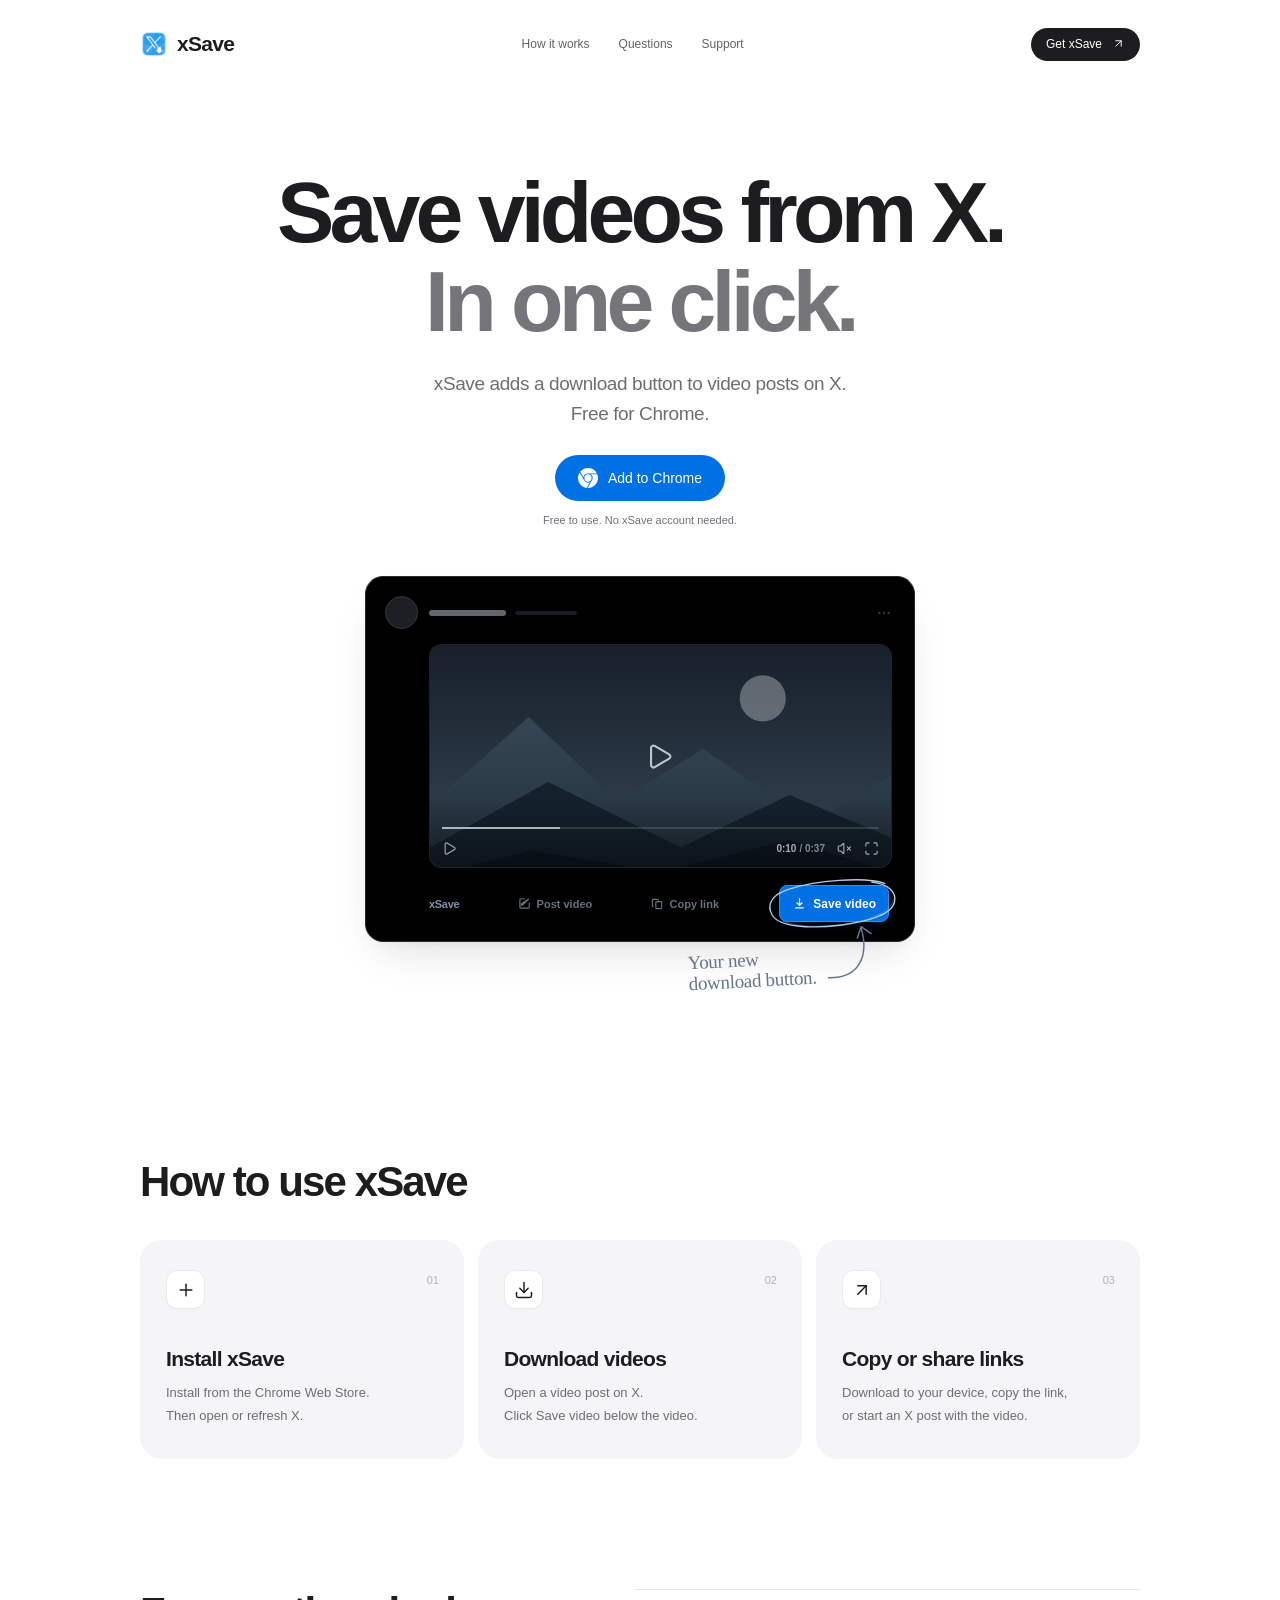
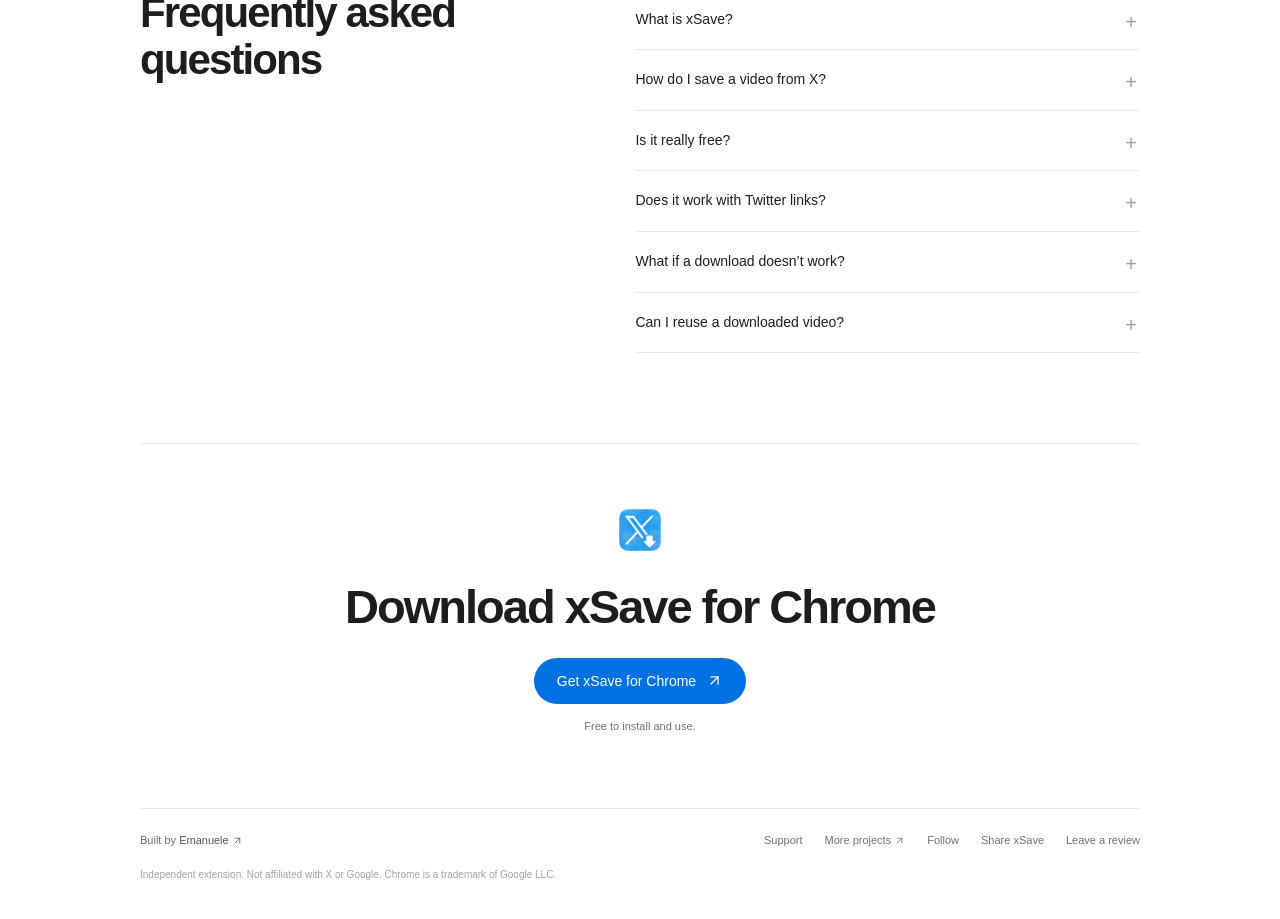
<file: xsave/index.html>
<!doctype html>
<html lang="en">
  <head>
    <meta charset="utf-8">
    <meta name="viewport" content="width=device-width, initial-scale=1">
    <title>
      xSave — Free X (Twitter) Video Downloader for Chrome
    </title>
    <meta name="description" content="Save X (Twitter) videos directly from your feed. xSave adds a Save video button to posts in Chrome. Free to use. No copying links into downloader websites.">
    <meta name="theme-color" content="#f7f8fa">
    <meta name="robots" content="index, follow, max-image-preview:large">
    <link rel="canonical" href="https://emanuele.click/xsave/">
    <link rel="icon" type="image/png" href="./assets/icon.png">
    <link rel="stylesheet" href="./styles.css">
    <meta property="og:type" content="website">
    <meta property="og:site_name" content="xSave">
    <meta property="og:locale" content="en_US">
    <meta property="og:title" content="Save videos from X. In one click. — xSave">
    <meta property="og:description" content="Save X (Twitter) videos in one click, right from your feed. A free Chrome extension by Emanuele.">
    <meta property="og:url" content="https://emanuele.click/xsave/">
    <meta property="og:image" content="https://emanuele.click/xsave/assets/og-card.png">
    <meta property="og:image:secure_url" content="https://emanuele.click/xsave/assets/og-card.png">
    <meta property="og:image:type" content="image/png">
    <meta property="og:image:width" content="1200">
    <meta property="og:image:height" content="630">
    <meta property="og:image:alt" content="xSave. Save videos from X. In one click. Free X and Twitter video downloader for Chrome.">
    <meta name="twitter:card" content="summary_large_image">
    <meta name="twitter:site" content="@emanuele_click">
    <meta name="twitter:creator" content="@emanuele_click">
    <meta name="twitter:title" content="Save videos from X. In one click. — xSave">
    <meta name="twitter:description" content="Save X (Twitter) videos in one click, right from your feed. Free for Chrome.">
    <meta name="twitter:image" content="https://emanuele.click/xsave/assets/og-card.png">
    <meta name="twitter:image:alt" content="xSave — Save videos from X. In one click. Free for Chrome.">
    <script type="application/ld+json">
      {
        "@context": "https://schema.org",
        "@type": "SoftwareApplication",
        "name": "xSave",
        "applicationCategory": "BrowserApplication",
        "operatingSystem": "Chrome",
        "url": "https://emanuele.click/xsave/",
        "image": "https://emanuele.click/xsave/assets/og-card.png",
        "description": "A free Chrome extension that adds video saving, post video, and copy link actions directly to X (Twitter) video posts.",
        "downloadUrl": "https://chromewebstore.google.com/detail/xsave-the-best-x-twitter/pganahabinjednijhmidfhdhghfdjjia",
        "offers": {
          "@type": "Offer",
          "price": "0",
          "priceCurrency": "USD"
        },
        "author": {
          "@type": "Person",
          "name": "Emanuele",
          "url": "https://emanuele.click/"
        }
      }
    </script>
  </head>
  <body>
    <a class="skip" href="#main">
      Skip to content
    </a>
    <header class="wrap">
      <nav aria-label="Main navigation">
        <a class="brand" href="./" aria-label="xSave home">
          <img src="./assets/icon.png" width="28" height="28" alt="">
          xSave
        </a>
        <div class="nav-links">
          <a href="#how">
            How it works
          </a>
          <a href="#questions">
            Questions
          </a>
          <a href="./support/">
            Support
          </a>
        </div>
        <a class="button small" href="https://chromewebstore.google.com/detail/xsave-the-best-x-twitter/pganahabinjednijhmidfhdhghfdjjia">
          Get xSave
          <span aria-hidden="true">
            <svg class="ui-icon " width="18" height="18" aria-hidden="true" focusable="false">
              <use href="./assets/icons/sprite.svg#arrow-up-right">
              </use>
            </svg>
          </span>
        </a>
      </nav>
    </header>
    <main id="main">
      <section class="hero wrap">
        <h1>
          Save videos from X.
          <br>
          <span>
            In one click.
          </span>
        </h1>
        <p class="lead">
          xSave adds a download button to video posts on X.
          <br class="desktop-break">
          Free for Chrome.
        </p>
        <a class="button primary" href="https://chromewebstore.google.com/detail/xsave-the-best-x-twitter/pganahabinjednijhmidfhdhghfdjjia">
          <svg class="ui-icon chrome-icon" width="18" height="18" aria-hidden="true" focusable="false">
            <use href="./assets/icons/sprite.svg#google-chrome">
            </use>
          </svg>
          Add to Chrome
        </a>
        <p class="cta-note">
          Free to use. No xSave account needed.
        </p>
        <figure class="post-illustration" aria-label="Static illustration of an X video post in dark mode. xSave adds Post video, Copy link, and Save video controls immediately below the video.">
          <div class="post-preview" aria-hidden="true">
            <div class="preview-grid">
              <div class="preview-avatar">
              </div>
              <div class="preview-body">
                <div class="preview-author">
                  <span class="placeholder name-placeholder">
                  </span>
                  <span class="placeholder handle-placeholder">
                  </span>
                  <span class="preview-dots">
                    <svg class="ui-icon " width="18" height="18" aria-hidden="true" focusable="false">
                      <use href="./assets/icons/sprite.svg#ellipsis">
                      </use>
                    </svg>
                  </span>
                </div>
                <div class="preview-video">
                  <svg class="preview-landscape" viewBox="0 0 640 360" preserveAspectRatio="xMidYMid slice" aria-hidden="true">
                    <defs>
                      <linearGradient id="preview-sky" x2="0" y2="1">
                        <stop stop-color="#141c27"/>
                        <stop offset="1" stop-color="#394957"/>
                      </linearGradient>
                      <linearGradient id="preview-ridge" x2="0" y2="1">
                        <stop stop-color="#354654"/>
                        <stop offset="1" stop-color="#202c38"/>
                      </linearGradient>
                    </defs>
                    <path fill="url(#preview-sky)" d="M0 0h640v360H0z"/>
                    <circle cx="462" cy="100" r="32" fill="#c5ced0" opacity=".4"/>
                    <path d="M0 248 137 126 261 244 379 170 530 274 640 206V360H0Z" fill="url(#preview-ridge)"/>
                    <path d="m0 307 164-91 184 91 151-73 141 59v67H0Z" fill="#14212c"/>
                    <path d="m0 347 141-36 177 30 181-44 141 44v19H0Z" fill="#0d1721"/>
                  </svg>
                  <span class="preview-play">
                    <svg class="ui-icon " width="18" height="18" aria-hidden="true" focusable="false">
                      <use href="./assets/icons/sprite.svg#play">
                      </use>
                    </svg>
                  </span>
                  <div class="preview-player-controls">
                    <div class="preview-progress">
                      <span>
                      </span>
                    </div>
                    <div class="preview-player-toolbar">
                      <span class="preview-control-play">
                        <svg class="ui-icon " width="18" height="18" aria-hidden="true" focusable="false">
                          <use href="./assets/icons/sprite.svg#play">
                          </use>
                        </svg>
                      </span>
                      <span class="preview-time">
                        0:10
                        <span>
                          / 0:37
                        </span>
                      </span>
                      <span>
                        <svg class="ui-icon " width="18" height="18" aria-hidden="true" focusable="false">
                          <use href="./assets/icons/sprite.svg#volume-x">
                          </use>
                        </svg>
                      </span>
                      <span>
                        <svg class="ui-icon " width="18" height="18" aria-hidden="true" focusable="false">
                          <use href="./assets/icons/sprite.svg#maximize">
                          </use>
                        </svg>
                      </span>
                    </div>
                  </div>
                </div>
                <div class="preview-xsave">
                  <span class="preview-wordmark">
                    xSave
                  </span>
                  <span>
                    <svg viewBox="0 0 24 24" fill="currentColor">
                      <path d="M4 4.5A2.5 2.5 0 0 1 6.5 2h7a1 1 0 1 1 0 2h-7a.5.5 0 0 0-.5.5v13a.5.5 0 0 0 .5.5h13a.5.5 0 0 0 .5-.5v-7a1 1 0 1 1 2 0v7A2.5 2.5 0 0 1 19.5 20h-13A2.5 2.5 0 0 1 4 17.5zm15.21-1.71a1 1 0 0 1 1.42 1.42l-9.5 9.5a1 1 0 0 1-.44.25l-3 1a1 1 0 0 1-1.26-1.26l1-3a1 1 0 0 1 .25-.44z"/>
                    </svg>
                    Post video
                  </span>
                  <span>
                    <svg viewBox="0 0 24 24" fill="currentColor">
                      <path d="M9 9.5A2.5 2.5 0 0 1 11.5 7h7A2.5 2.5 0 0 1 21 9.5v9a2.5 2.5 0 0 1-2.5 2.5h-7A2.5 2.5 0 0 1 9 18.5zm2.5-.5a.5.5 0 0 0-.5.5v9a.5.5 0 0 0 .5.5h7a.5.5 0 0 0 .5-.5v-9a.5.5 0 0 0-.5-.5zM3 5.5A2.5 2.5 0 0 1 5.5 3h7A2.5 2.5 0 0 1 15 5.5a1 1 0 1 1-2 0 .5.5 0 0 0-.5-.5h-7a.5.5 0 0 0-.5.5v9a.5.5 0 0 0 .5.5 1 1 0 1 1 0 2A2.5 2.5 0 0 1 3 14.5z"/>
                    </svg>
                    Copy link
                  </span>
                  <span class="preview-save">
                    <svg viewBox="0 0 24 24" fill="currentColor">
                      <path d="M12 3a1 1 0 0 1 1 1v8.59l2.3-2.3a1 1 0 1 1 1.4 1.42l-4 4a1 1 0 0 1-1.4 0l-4-4a1 1 0 1 1 1.4-1.42l2.3 2.3V4a1 1 0 0 1 1-1M5 19a1 1 0 0 1 1-1h12a1 1 0 1 1 0 2H6a1 1 0 0 1-1-1"/>
                    </svg>
                    Save video
                    <svg class="save-pencil-ring" viewBox="0 0 170 64" fill="none" aria-hidden="true">
                      <path d="M151 12C127 1 65 1 31 9 9 14 2 26 8 39c7 16 46 21 83 20 35-1 66-8 70-23 4-12-6-23-26-27"/>
                      <path class="pencil-return" d="M21 48c24 13 85 15 119 2 12-5 19-11 20-17"/>
                    </svg>
                  </span>
                </div>
              </div>
            </div>
          </div>
          <figcaption class="download-note">
            <svg class="download-note-arrow" viewBox="0 0 95 82" fill="none" aria-hidden="true">
              <path d="M8 74c40 3 57-24 48-65m-6 13 6-15 13 10"/>
            </svg>
            <span>
              Your new
              <br>
              download button.
            </span>
          </figcaption>
        </figure>
      </section>
      <section id="how" class="section wrap">
        <h2>
          How to use xSave
        </h2>
        <div class="feature-grid">
          <article class="feature">
            <span class="feature-icon" aria-hidden="true">
              <svg class="ui-icon " width="18" height="18" aria-hidden="true" focusable="false">
                <use href="./assets/icons/sprite.svg#plus">
                </use>
              </svg>
            </span>
            <h3>
              Install xSave
            </h3>
            <p>
              Install from the Chrome Web Store.
              <br>
              Then open or refresh X.
            </p>
            <span class="feature-index">
              01
            </span>
          </article>
          <article class="feature">
            <span class="feature-icon" aria-hidden="true">
              <svg class="ui-icon " width="18" height="18" aria-hidden="true" focusable="false">
                <use href="./assets/icons/sprite.svg#download">
                </use>
              </svg>
            </span>
            <h3>
              Download videos
            </h3>
            <p>
              Open a video post on X.
              <br>
              Click Save video below the video.
            </p>
            <span class="feature-index">
              02
            </span>
          </article>
          <article class="feature">
            <span class="feature-icon" aria-hidden="true">
              <svg class="ui-icon " width="18" height="18" aria-hidden="true" focusable="false">
                <use href="./assets/icons/sprite.svg#arrow-up-right">
                </use>
              </svg>
            </span>
            <h3>
              Copy or share links
            </h3>
            <p>
              Download to your device, copy the link,
              <br>
              or start an X post with the video.
            </p>
            <span class="feature-index">
              03
            </span>
          </article>
        </div>
      </section>
      <section id="questions" class="faq section wrap">
        <h2>
          Frequently asked questions
        </h2>
        <div class="questions">
          <details>
            <summary>
              What is xSave?
            </summary>
            <p>
              xSave is a free Chrome extension for downloading videos from X (formerly Twitter). It adds Save video, Copy link, and Post video actions directly to supported video posts.
            </p>
          </details>
          <details>
            <summary>
              How do I save a video from X?
            </summary>
            <p>
              Add xSave to Chrome, open or refresh x.com, and find a video post. Click Save video in the xSave controls. For a quoted video or full-screen player, use Open post to save video first.
            </p>
          </details>
          <details>
            <summary>
              Is it really free?
            </summary>
            <p>
              Yes. xSave is free to install and use. You don’t need to create an xSave account or visit an ad-filled downloader website.
            </p>
          </details>
          <details>
            <summary>
              Does it work with Twitter links?
            </summary>
            <p>
              Yes. xSave supports x.com and twitter.com. Open the video’s post in Chrome with the extension enabled.
            </p>
          </details>
          <details>
            <summary>
              What if a download doesn’t work?
            </summary>
            <p>
              Refresh X, open the original post, and make sure xSave is enabled and up to date. Some videos may not be accessible. If you need a hand, visit
              <a href="./support/">
                xSave support
              </a>
              for troubleshooting and contact details.
            </p>
          </details>
          <details>
            <summary>
              Can I reuse a downloaded video?
            </summary>
            <p>
              Downloading doesn’t transfer ownership. Respect the creator’s rights, get permission when needed, and follow the platform’s terms when sharing someone else’s work.
            </p>
          </details>
        </div>
      </section>
      <section class="final-cta wrap">
        <img src="./assets/icon.png" width="52" height="52" alt="" loading="lazy">
        <h2>
          Download xSave for Chrome
        </h2>
        <a class="button primary" href="https://chromewebstore.google.com/detail/xsave-the-best-x-twitter/pganahabinjednijhmidfhdhghfdjjia">
          Get xSave for Chrome
          <span aria-hidden="true">
            <svg class="ui-icon " width="18" height="18" aria-hidden="true" focusable="false">
              <use href="./assets/icons/sprite.svg#arrow-up-right">
              </use>
            </svg>
          </span>
        </a>
        <p>
          Free to install and use.
        </p>
      </section>
    </main>
    <footer class="wrap">
      <div class="footer-main">
        <span>
          Built by
          <a href="https://emanuele.click/">
            Emanuele
            <svg class="ui-icon " width="18" height="18" aria-hidden="true" focusable="false">
              <use href="./assets/icons/sprite.svg#arrow-up-right">
              </use>
            </svg>
          </a>
        </span>
        <div class="footer-links">
          <a href="./support/">
            Support
          </a>
          <a href="https://emanuele.click/#projects">
            More projects
            <svg class="ui-icon " width="18" height="18" aria-hidden="true" focusable="false">
              <use href="./assets/icons/sprite.svg#arrow-up-right">
              </use>
            </svg>
          </a>
          <a href="https://x.com/emanuele_click">
            Follow
          </a>
          <button type="button" id="share">
            Share xSave
          </button>
          <a href="https://chromewebstore.google.com/detail/xsave-the-best-x-twitter/pganahabinjednijhmidfhdhghfdjjia/reviews">
            Leave a review
          </a>
        </div>
      </div>
      <p class="disclaimer">
        Independent extension. Not affiliated with X or Google. Chrome is a trademark of Google LLC.
      </p>
      <span id="share-status" role="status">
      </span>
    </footer>
    <script src="./script.js" defer></script>
  </body>
</html>
</file>
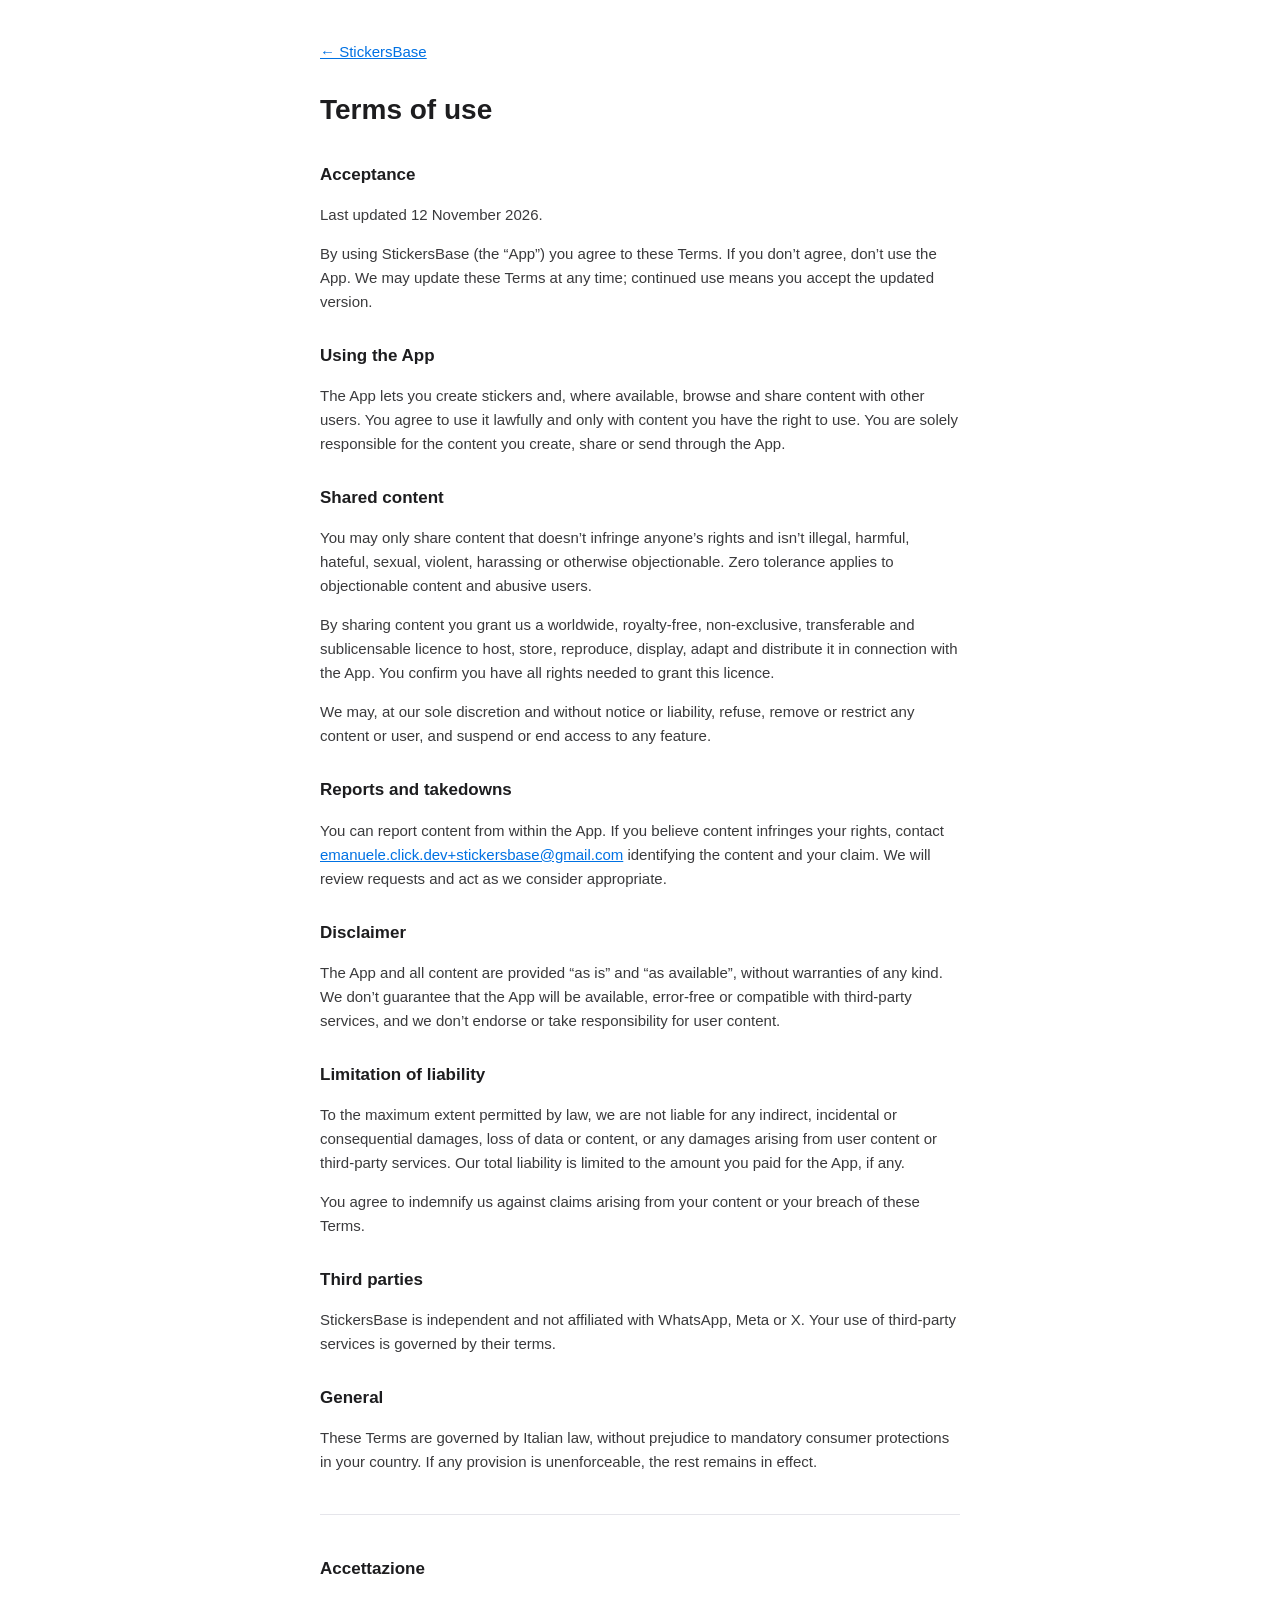
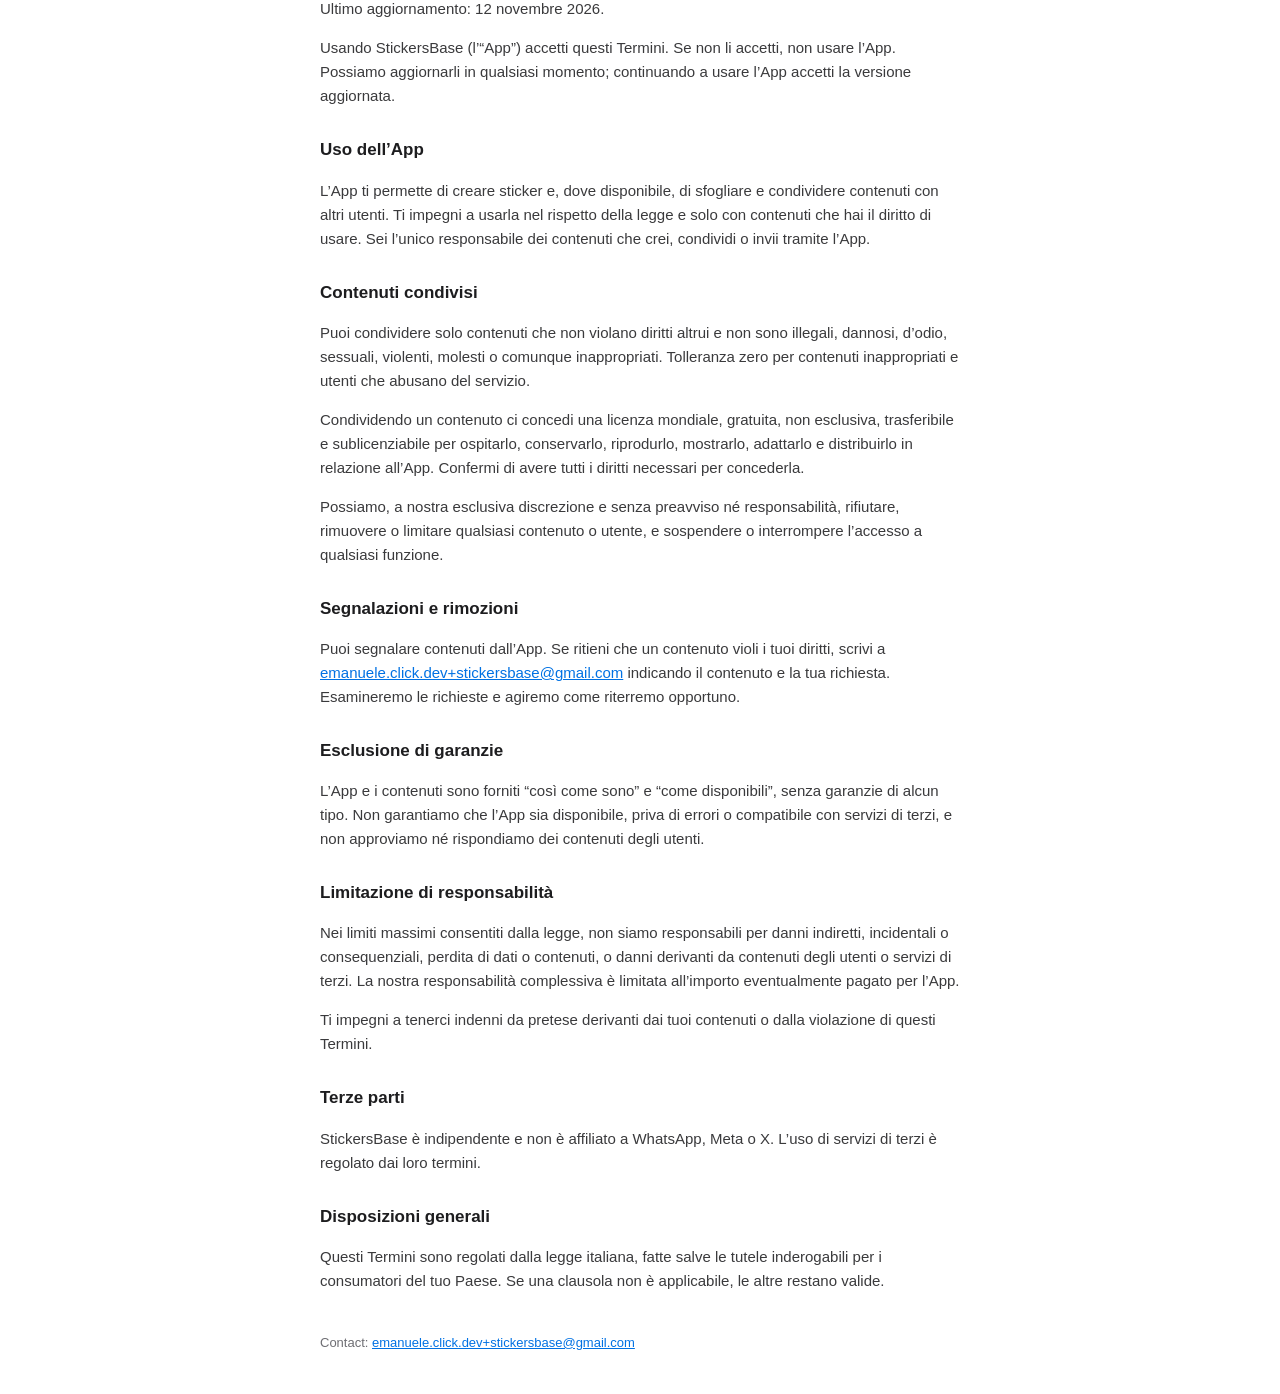
<file: stickersbase/community/index.html>
<!doctype html>
<html lang="en">
<head>
<meta charset="utf-8">
<meta name="viewport" content="width=device-width, initial-scale=1">
<title>StickersBase — Terms of Use</title>
<meta name="description" content="Terms of use for StickersBase.">
<link rel="icon" type="image/png" href="/stickersbase/assets/icon.png">
<link rel="stylesheet" href="/stickersbase/legal.css">
</head>
<body>
<p><a href="/stickersbase/">← StickersBase</a></p>
<h1>Terms of use</h1>

<h2>Acceptance</h2>
<p>Last updated 12 November 2026.</p><p>By using StickersBase (the “App”) you agree to these Terms. If you don’t agree, don’t use the App. We may update these Terms at any time; continued use means you accept the updated version.</p>
<h2>Using the App</h2>
<p>The App lets you create stickers and, where available, browse and share content with other users. You agree to use it lawfully and only with content you have the right to use. You are solely responsible for the content you create, share or send through the App.</p>
<h2>Shared content</h2>
<p>You may only share content that doesn’t infringe anyone’s rights and isn’t illegal, harmful, hateful, sexual, violent, harassing or otherwise objectionable. Zero tolerance applies to objectionable content and abusive users.</p><p>By sharing content you grant us a worldwide, royalty-free, non-exclusive, transferable and sublicensable licence to host, store, reproduce, display, adapt and distribute it in connection with the App. You confirm you have all rights needed to grant this licence.</p><p>We may, at our sole discretion and without notice or liability, refuse, remove or restrict any content or user, and suspend or end access to any feature.</p>
<h2>Reports and takedowns</h2>
<p>You can report content from within the App. If you believe content infringes your rights, contact <a href="mailto:emanuele.click.dev+stickersbase@gmail.com">emanuele.click.dev+stickersbase@gmail.com</a> identifying the content and your claim. We will review requests and act as we consider appropriate.</p>
<h2>Disclaimer</h2>
<p>The App and all content are provided “as is” and “as available”, without warranties of any kind. We don’t guarantee that the App will be available, error-free or compatible with third-party services, and we don’t endorse or take responsibility for user content.</p>
<h2>Limitation of liability</h2>
<p>To the maximum extent permitted by law, we are not liable for any indirect, incidental or consequential damages, loss of data or content, or any damages arising from user content or third-party services. Our total liability is limited to the amount you paid for the App, if any.</p><p>You agree to indemnify us against claims arising from your content or your breach of these Terms.</p>
<h2>Third parties</h2>
<p>StickersBase is independent and not affiliated with WhatsApp, Meta or X. Your use of third-party services is governed by their terms.</p>
<h2>General</h2>
<p>These Terms are governed by Italian law, without prejudice to mandatory consumer protections in your country. If any provision is unenforceable, the rest remains in effect.</p>
<hr>
<h2>Accettazione</h2>
<p>Ultimo aggiornamento: 12 novembre 2026.</p><p>Usando StickersBase (l’“App”) accetti questi Termini. Se non li accetti, non usare l’App. Possiamo aggiornarli in qualsiasi momento; continuando a usare l’App accetti la versione aggiornata.</p>
<h2>Uso dell’App</h2>
<p>L’App ti permette di creare sticker e, dove disponibile, di sfogliare e condividere contenuti con altri utenti. Ti impegni a usarla nel rispetto della legge e solo con contenuti che hai il diritto di usare. Sei l’unico responsabile dei contenuti che crei, condividi o invii tramite l’App.</p>
<h2>Contenuti condivisi</h2>
<p>Puoi condividere solo contenuti che non violano diritti altrui e non sono illegali, dannosi, d’odio, sessuali, violenti, molesti o comunque inappropriati. Tolleranza zero per contenuti inappropriati e utenti che abusano del servizio.</p><p>Condividendo un contenuto ci concedi una licenza mondiale, gratuita, non esclusiva, trasferibile e sublicenziabile per ospitarlo, conservarlo, riprodurlo, mostrarlo, adattarlo e distribuirlo in relazione all’App. Confermi di avere tutti i diritti necessari per concederla.</p><p>Possiamo, a nostra esclusiva discrezione e senza preavviso né responsabilità, rifiutare, rimuovere o limitare qualsiasi contenuto o utente, e sospendere o interrompere l’accesso a qualsiasi funzione.</p>
<h2>Segnalazioni e rimozioni</h2>
<p>Puoi segnalare contenuti dall’App. Se ritieni che un contenuto violi i tuoi diritti, scrivi a <a href="mailto:emanuele.click.dev+stickersbase@gmail.com">emanuele.click.dev+stickersbase@gmail.com</a> indicando il contenuto e la tua richiesta. Esamineremo le richieste e agiremo come riterremo opportuno.</p>
<h2>Esclusione di garanzie</h2>
<p>L’App e i contenuti sono forniti “così come sono” e “come disponibili”, senza garanzie di alcun tipo. Non garantiamo che l’App sia disponibile, priva di errori o compatibile con servizi di terzi, e non approviamo né rispondiamo dei contenuti degli utenti.</p>
<h2>Limitazione di responsabilità</h2>
<p>Nei limiti massimi consentiti dalla legge, non siamo responsabili per danni indiretti, incidentali o consequenziali, perdita di dati o contenuti, o danni derivanti da contenuti degli utenti o servizi di terzi. La nostra responsabilità complessiva è limitata all’importo eventualmente pagato per l’App.</p><p>Ti impegni a tenerci indenni da pretese derivanti dai tuoi contenuti o dalla violazione di questi Termini.</p>
<h2>Terze parti</h2>
<p>StickersBase è indipendente e non è affiliato a WhatsApp, Meta o X. L’uso di servizi di terzi è regolato dai loro termini.</p>
<h2>Disposizioni generali</h2>
<p>Questi Termini sono regolati dalla legge italiana, fatte salve le tutele inderogabili per i consumatori del tuo Paese. Se una clausola non è applicabile, le altre restano valide.</p>
<p class="contact">Contact: <a href="mailto:emanuele.click.dev+stickersbase@gmail.com">emanuele.click.dev+stickersbase@gmail.com</a></p>
</body>
</html>
</file>
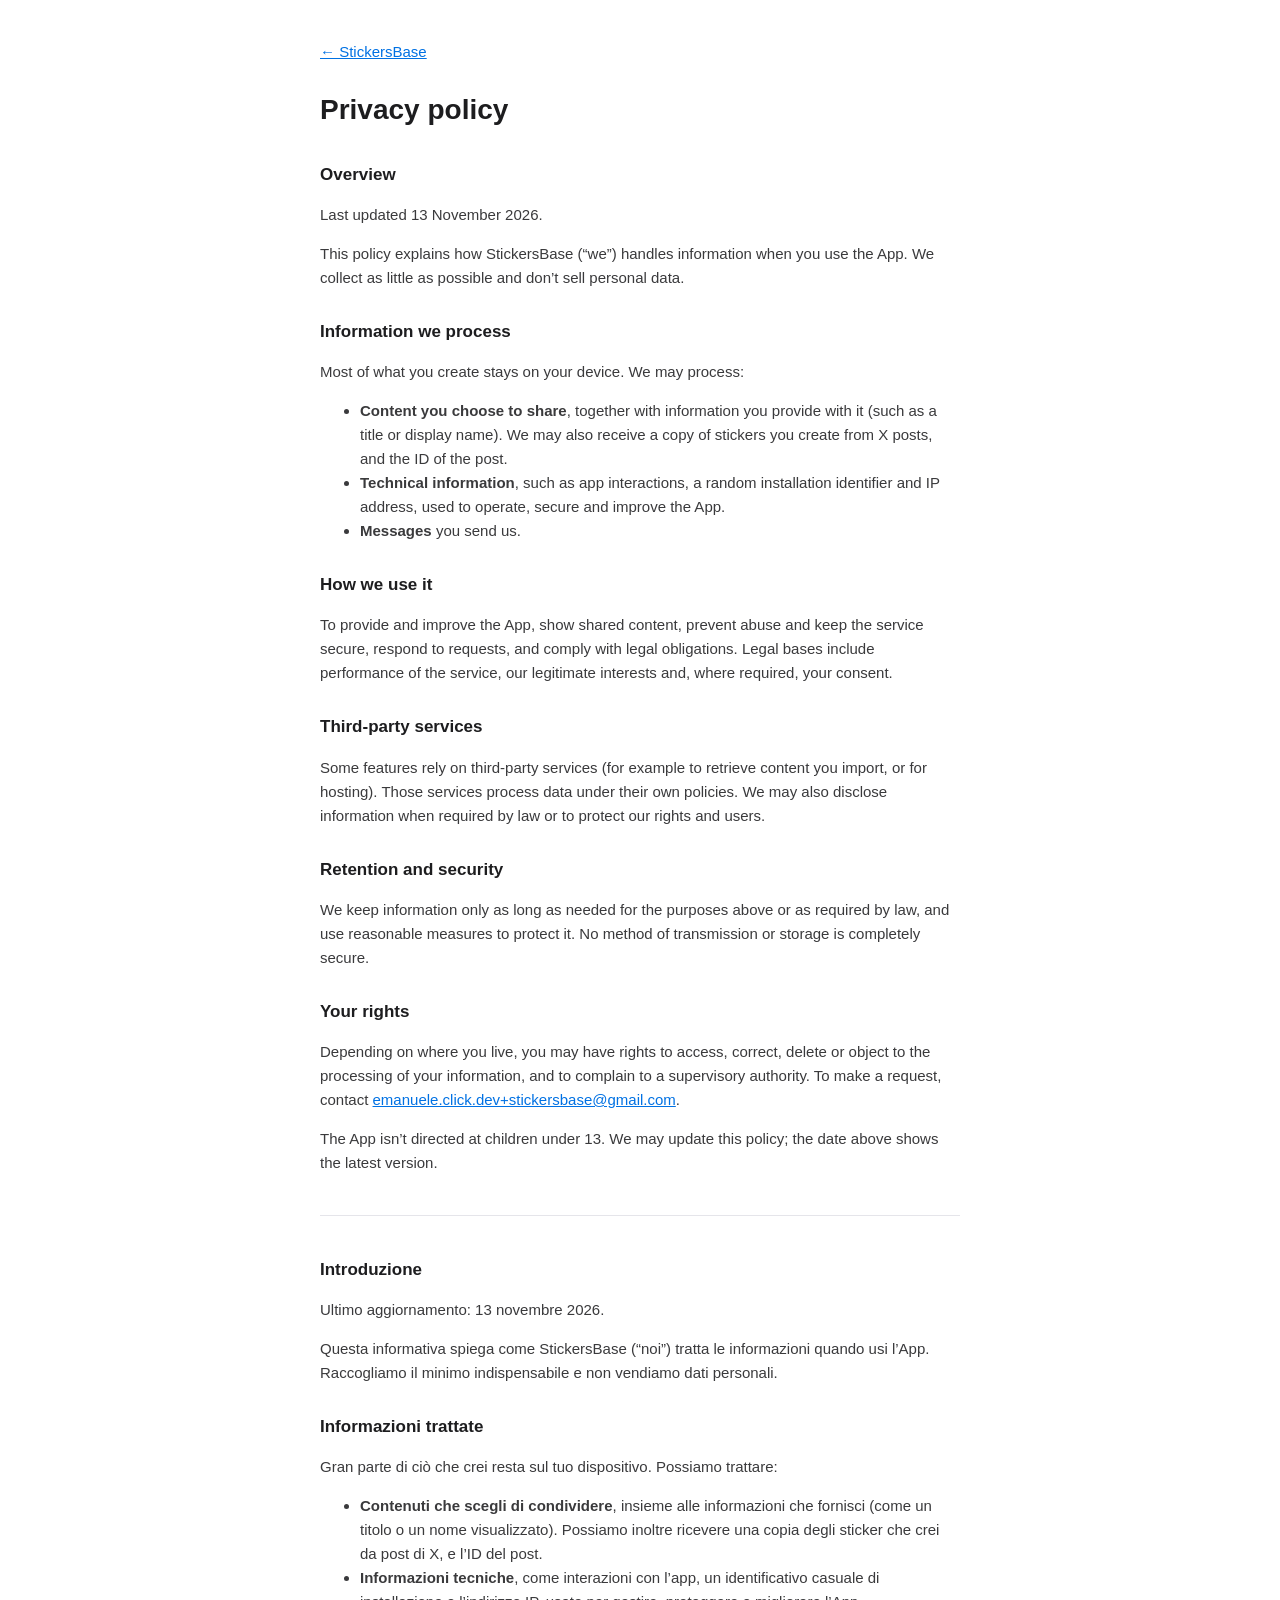
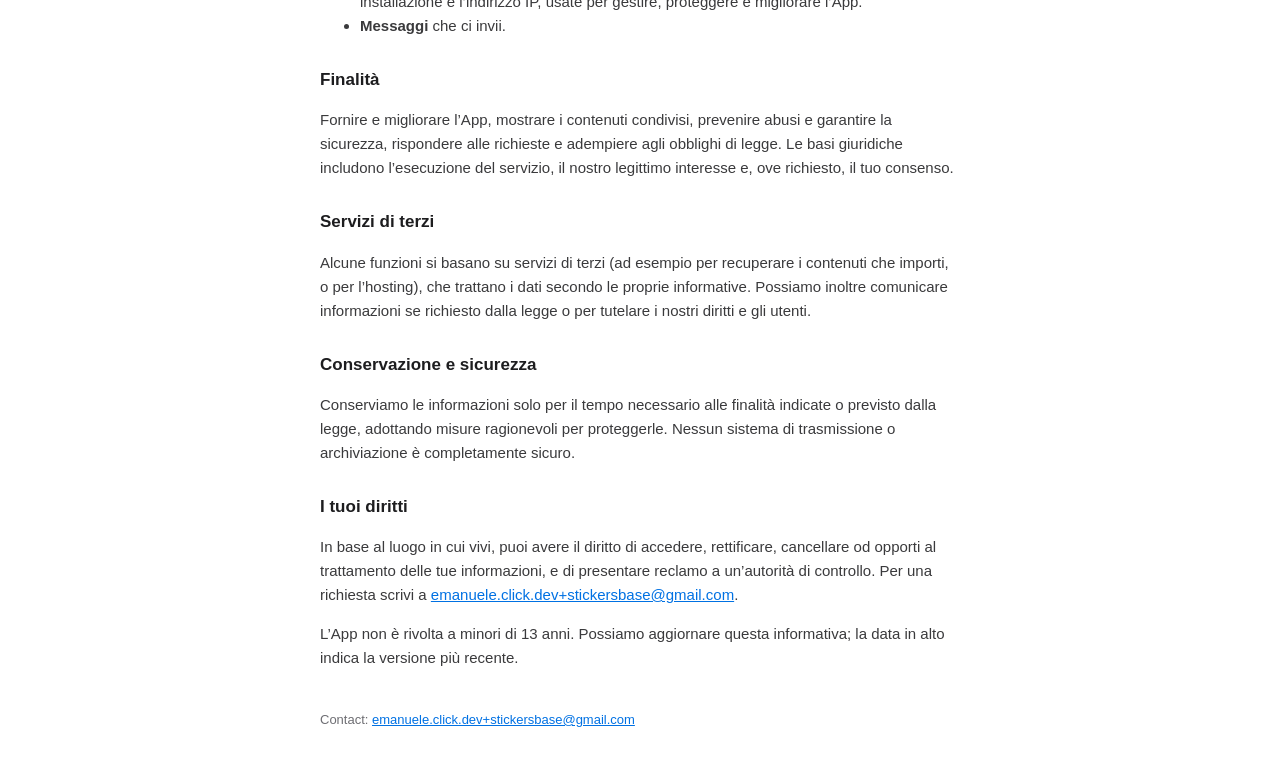
<file: stickersbase/privacy/index.html>
<!doctype html>
<html lang="en">
<head>
<meta charset="utf-8">
<meta name="viewport" content="width=device-width, initial-scale=1">
<title>StickersBase — Privacy Policy</title>
<meta name="description" content="Privacy policy for StickersBase.">
<link rel="icon" type="image/png" href="/stickersbase/assets/icon.png">
<link rel="stylesheet" href="/stickersbase/legal.css">
</head>
<body>
<p><a href="/stickersbase/">← StickersBase</a></p>
<h1>Privacy policy</h1>

<h2>Overview</h2>
<p>Last updated 13 November 2026.</p><p>This policy explains how StickersBase (“we”) handles information when you use the App. We collect as little as possible and don’t sell personal data.</p>
<h2>Information we process</h2>
<p>Most of what you create stays on your device. We may process:</p><ul><li><strong>Content you choose to share</strong>, together with information you provide with it (such as a title or display name). We may also receive a copy of stickers you create from X posts, and the ID of the post.</li><li><strong>Technical information</strong>, such as app interactions, a random installation identifier and IP address, used to operate, secure and improve the App.</li><li><strong>Messages</strong> you send us.</li></ul>
<h2>How we use it</h2>
<p>To provide and improve the App, show shared content, prevent abuse and keep the service secure, respond to requests, and comply with legal obligations. Legal bases include performance of the service, our legitimate interests and, where required, your consent.</p>
<h2>Third-party services</h2>
<p>Some features rely on third-party services (for example to retrieve content you import, or for hosting). Those services process data under their own policies. We may also disclose information when required by law or to protect our rights and users.</p>
<h2>Retention and security</h2>
<p>We keep information only as long as needed for the purposes above or as required by law, and use reasonable measures to protect it. No method of transmission or storage is completely secure.</p>
<h2>Your rights</h2>
<p>Depending on where you live, you may have rights to access, correct, delete or object to the processing of your information, and to complain to a supervisory authority. To make a request, contact <a href="mailto:emanuele.click.dev+stickersbase@gmail.com">emanuele.click.dev+stickersbase@gmail.com</a>.</p><p>The App isn’t directed at children under 13. We may update this policy; the date above shows the latest version.</p>
<hr>
<h2>Introduzione</h2>
<p>Ultimo aggiornamento: 13 novembre 2026.</p><p>Questa informativa spiega come StickersBase (“noi”) tratta le informazioni quando usi l’App. Raccogliamo il minimo indispensabile e non vendiamo dati personali.</p>
<h2>Informazioni trattate</h2>
<p>Gran parte di ciò che crei resta sul tuo dispositivo. Possiamo trattare:</p><ul><li><strong>Contenuti che scegli di condividere</strong>, insieme alle informazioni che fornisci (come un titolo o un nome visualizzato). Possiamo inoltre ricevere una copia degli sticker che crei da post di X, e l’ID del post.</li><li><strong>Informazioni tecniche</strong>, come interazioni con l’app, un identificativo casuale di installazione e l’indirizzo IP, usate per gestire, proteggere e migliorare l’App.</li><li><strong>Messaggi</strong> che ci invii.</li></ul>
<h2>Finalità</h2>
<p>Fornire e migliorare l’App, mostrare i contenuti condivisi, prevenire abusi e garantire la sicurezza, rispondere alle richieste e adempiere agli obblighi di legge. Le basi giuridiche includono l’esecuzione del servizio, il nostro legittimo interesse e, ove richiesto, il tuo consenso.</p>
<h2>Servizi di terzi</h2>
<p>Alcune funzioni si basano su servizi di terzi (ad esempio per recuperare i contenuti che importi, o per l’hosting), che trattano i dati secondo le proprie informative. Possiamo inoltre comunicare informazioni se richiesto dalla legge o per tutelare i nostri diritti e gli utenti.</p>
<h2>Conservazione e sicurezza</h2>
<p>Conserviamo le informazioni solo per il tempo necessario alle finalità indicate o previsto dalla legge, adottando misure ragionevoli per proteggerle. Nessun sistema di trasmissione o archiviazione è completamente sicuro.</p>
<h2>I tuoi diritti</h2>
<p>In base al luogo in cui vivi, puoi avere il diritto di accedere, rettificare, cancellare od opporti al trattamento delle tue informazioni, e di presentare reclamo a un’autorità di controllo. Per una richiesta scrivi a <a href="mailto:emanuele.click.dev+stickersbase@gmail.com">emanuele.click.dev+stickersbase@gmail.com</a>.</p><p>L’App non è rivolta a minori di 13 anni. Possiamo aggiornare questa informativa; la data in alto indica la versione più recente.</p>
<p class="contact">Contact: <a href="mailto:emanuele.click.dev+stickersbase@gmail.com">emanuele.click.dev+stickersbase@gmail.com</a></p>
</body>
</html>
</file>
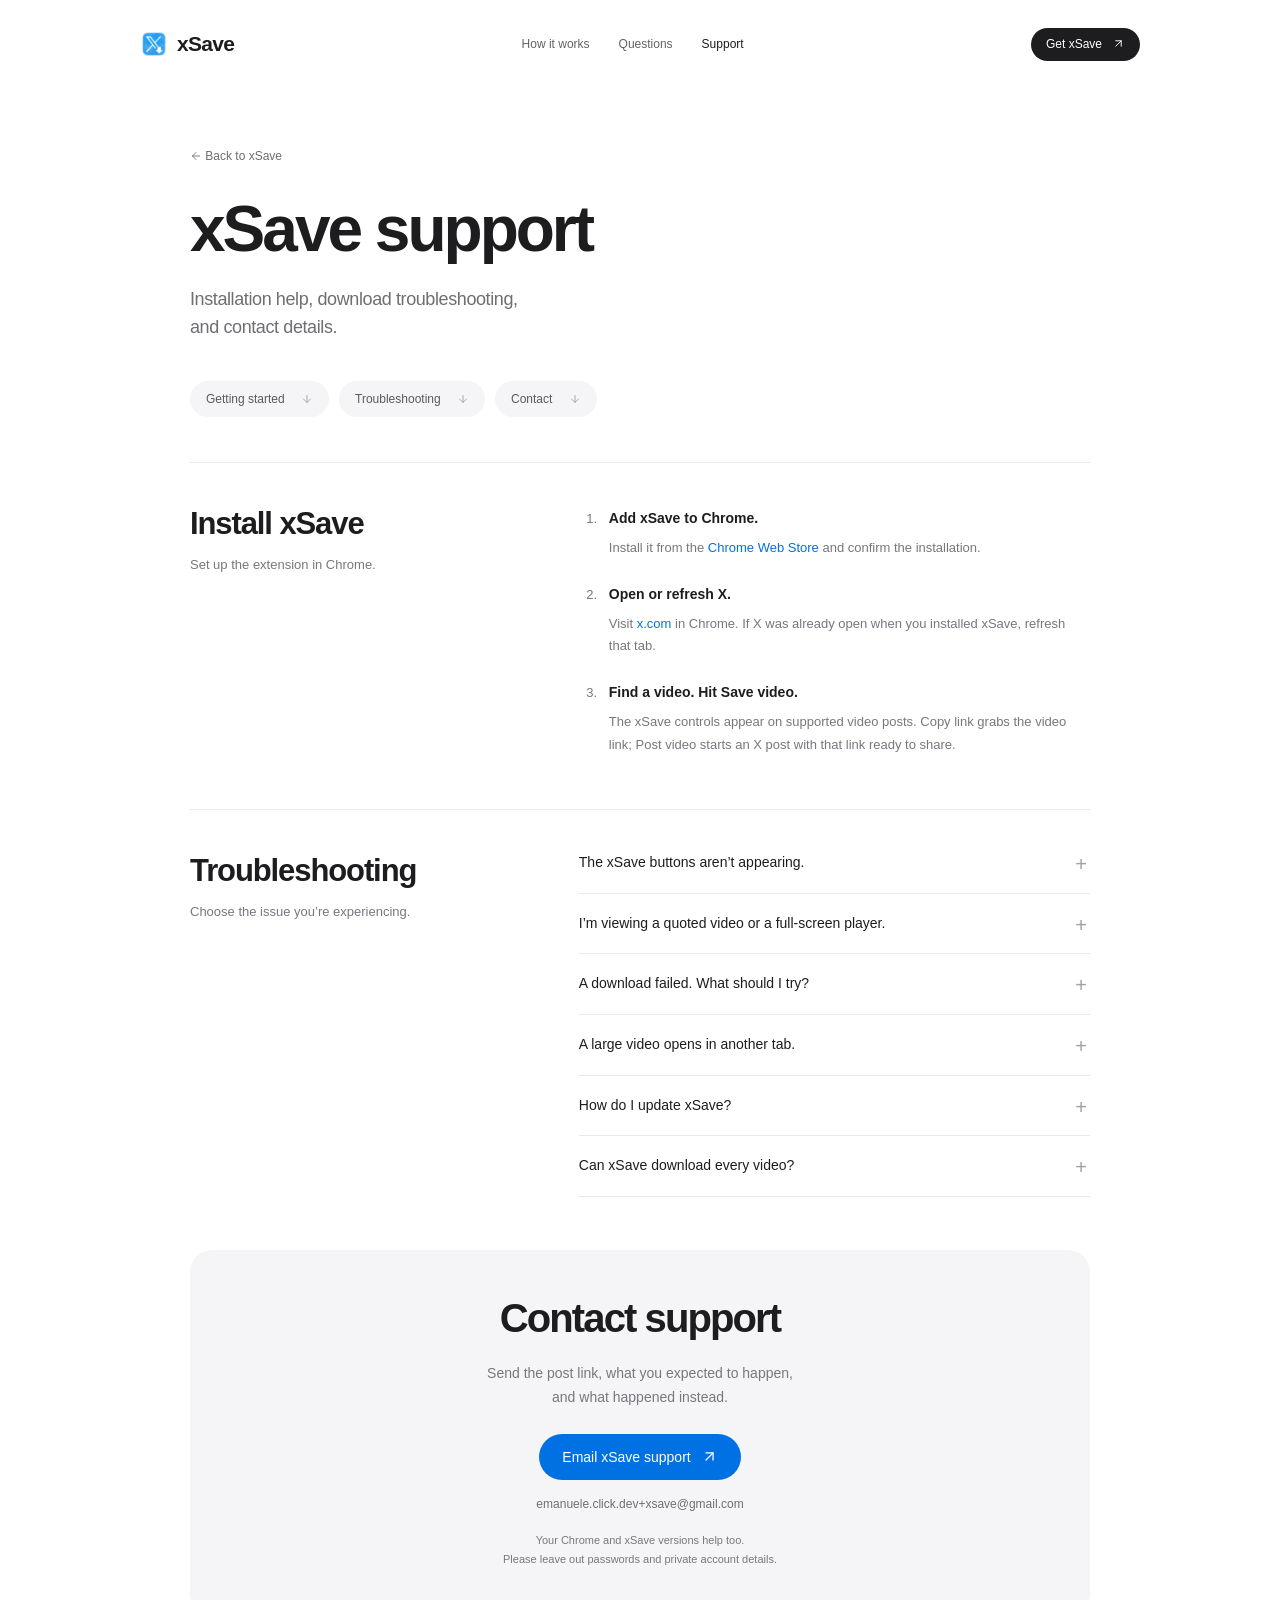
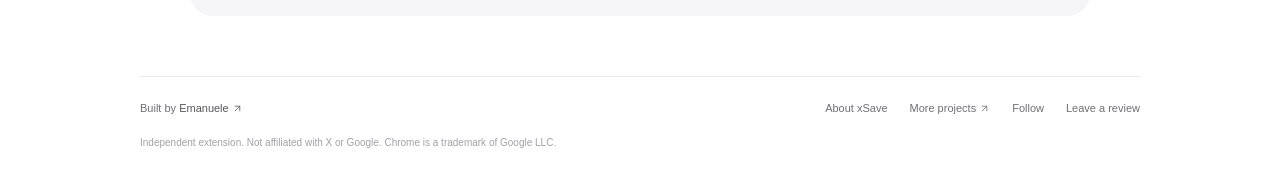
<file: xsave/support/index.html>
<!doctype html>
<html lang="en">
  <head>
    <meta charset="utf-8">
    <meta name="viewport" content="width=device-width, initial-scale=1">
    <title>
      xSave Support — Help with X (Twitter) Video Downloads
    </title>
    <meta name="description" content="Get help with xSave for Chrome. Install the extension, fix missing buttons or failed X (Twitter) video downloads, and contact the creator.">
    <meta name="theme-color" content="#f7f8fa">
    <meta name="robots" content="index, follow, max-image-preview:large">
    <link rel="canonical" href="https://emanuele.click/xsave/support/">
    <link rel="icon" type="image/png" href="../assets/icon.png">
    <link rel="stylesheet" href="../styles.css">
    <meta property="og:type" content="website">
    <meta property="og:site_name" content="xSave">
    <meta property="og:locale" content="en_US">
    <meta property="og:title" content="xSave Support — Installation &amp; Troubleshooting">
    <meta property="og:description" content="Quick answers for installation, missing buttons, and video downloads. Get help directly from the creator.">
    <meta property="og:url" content="https://emanuele.click/xsave/support/">
    <meta property="og:image" content="https://emanuele.click/xsave/assets/support-og-card.png">
    <meta property="og:image:secure_url" content="https://emanuele.click/xsave/assets/support-og-card.png">
    <meta property="og:image:type" content="image/png">
    <meta property="og:image:width" content="1200">
    <meta property="og:image:height" content="630">
    <meta property="og:image:alt" content="xSave support: installation, troubleshooting, and contact.">
    <meta name="twitter:card" content="summary_large_image">
    <meta name="twitter:site" content="@emanuele_click">
    <meta name="twitter:creator" content="@emanuele_click">
    <meta name="twitter:title" content="xSave Support — Installation &amp; Troubleshooting">
    <meta name="twitter:description" content="Troubleshoot xSave for Chrome and contact the creator.">
    <meta name="twitter:image" content="https://emanuele.click/xsave/assets/support-og-card.png">
    <meta name="twitter:image:alt" content="xSave Support — Installation, troubleshooting, and contact.">
    <script type="application/ld+json">
      {
        "@context": "https://schema.org",
        "@graph": [
          {
            "@type": "ContactPage",
            "@id": "https://emanuele.click/xsave/support/#page",
            "url": "https://emanuele.click/xsave/support/",
            "name": "xSave Support",
            "description": "Installation help and troubleshooting for the xSave Chrome extension.",
            "isPartOf": {
              "@type": "WebSite",
              "name": "xSave",
              "url": "https://emanuele.click/xsave/"
            },
            "about": {
              "@type": "SoftwareApplication",
              "name": "xSave",
              "url": "https://emanuele.click/xsave/",
              "applicationCategory": "BrowserApplication",
              "operatingSystem": "Chrome"
            },
            "mainEntity": {
              "@type": "Person",
              "name": "Emanuele",
              "url": "https://emanuele.click/",
              "contactPoint": {
                "@type": "ContactPoint",
                "contactType": "customer support",
                "email": "emanuele.click.dev+xsave@gmail.com",
                "availableLanguage": [
                  "English",
                  "Italian"
                ]
              }
            }
          },
          {
            "@type": "BreadcrumbList",
            "itemListElement": [
              {
                "@type": "ListItem",
                "position": 1,
                "name": "xSave",
                "item": "https://emanuele.click/xsave/"
              },
              {
                "@type": "ListItem",
                "position": 2,
                "name": "Support",
                "item": "https://emanuele.click/xsave/support/"
              }
            ]
          }
        ]
      }
    </script>
  </head>
  <body class="support-page">
    <a class="skip" href="#main">
      Skip to content
    </a>
    <header class="wrap">
      <nav aria-label="Main navigation">
        <a class="brand" href="../" aria-label="xSave home">
          <img src="../assets/icon.png" width="28" height="28" alt="">
          xSave
        </a>
        <div class="nav-links">
          <a href="../#how">
            How it works
          </a>
          <a href="../#questions">
            Questions
          </a>
          <a href="./" aria-current="page">
            Support
          </a>
        </div>
        <a class="button small" href="https://chromewebstore.google.com/detail/xsave-the-best-x-twitter/pganahabinjednijhmidfhdhghfdjjia">
          Get xSave
          <span aria-hidden="true">
            <svg class="ui-icon " width="18" height="18" aria-hidden="true" focusable="false">
              <use href="../assets/icons/sprite.svg#arrow-up-right">
              </use>
            </svg>
          </span>
        </a>
      </nav>
    </header>
    <main id="main" class="wrap support-main">
      <div class="support-intro">
        <a class="back-link" href="../">
          <svg class="ui-icon " width="18" height="18" aria-hidden="true" focusable="false">
            <use href="../assets/icons/sprite.svg#arrow-left">
            </use>
          </svg>
          Back to xSave
        </a>
        <h1>
          xSave support
        </h1>
        <p class="lead">
          Installation help, download troubleshooting,
          <br class="desktop-break">
          and contact details.
        </p>
      </div>
      <nav class="support-topics" aria-label="Support topics">
        <a href="#getting-started">
          Getting started
          <span aria-hidden="true">
            <svg class="ui-icon " width="18" height="18" aria-hidden="true" focusable="false">
              <use href="../assets/icons/sprite.svg#arrow-down">
              </use>
            </svg>
          </span>
        </a>
        <a href="#troubleshooting">
          Troubleshooting
          <span aria-hidden="true">
            <svg class="ui-icon " width="18" height="18" aria-hidden="true" focusable="false">
              <use href="../assets/icons/sprite.svg#arrow-down">
              </use>
            </svg>
          </span>
        </a>
        <a href="#contact">
          Contact
          <span aria-hidden="true">
            <svg class="ui-icon " width="18" height="18" aria-hidden="true" focusable="false">
              <use href="../assets/icons/sprite.svg#arrow-down">
              </use>
            </svg>
          </span>
        </a>
      </nav>
      <section class="support-section" id="getting-started">
        <div>
          <h2>
            Install xSave
          </h2>
          <p>
            Set up the extension in Chrome.
          </p>
        </div>
        <ol class="setup-steps">
          <li>
            <strong>
              Add xSave to Chrome.
            </strong>
            <p>
              Install it from the
              <a href="https://chromewebstore.google.com/detail/xsave-the-best-x-twitter/pganahabinjednijhmidfhdhghfdjjia">
                Chrome Web Store
              </a>
              and confirm the installation.
            </p>
          </li>
          <li>
            <strong>
              Open or refresh X.
            </strong>
            <p>
              Visit
              <a href="https://x.com/">
                x.com
              </a>
              in Chrome. If X was already open when you installed xSave, refresh that tab.
            </p>
          </li>
          <li>
            <strong>
              Find a video. Hit Save video.
            </strong>
            <p>
              The xSave controls appear on supported video posts. Copy link grabs the video link; Post video starts an X post with that link ready to share.
            </p>
          </li>
        </ol>
      </section>
      <section class="support-section" id="troubleshooting">
        <div>
          <h2>
            Troubleshooting
          </h2>
          <p>
            Choose the issue you’re experiencing.
          </p>
        </div>
        <div class="questions">
          <details>
            <summary>
              The xSave buttons aren’t appearing.
            </summary>
            <div class="answer">
              <p>
                Refresh the X tab, then open the original video post. Check that xSave is enabled in Chrome’s Extensions menu and has permission to run on the site.
              </p>
              <p>
                xSave adds download controls to supported video posts. A text-only post won’t have them. On posts with multiple media items, look for compact controls on the video.
              </p>
            </div>
          </details>
          <details>
            <summary>
              I’m viewing a quoted video or a full-screen player.
            </summary>
            <p>
              Look for the xSave hint labeled “Open post to save video.” Use it to open the video’s post, then use the normal xSave controls there. For quoted videos, the controls belong to the source video post.
            </p>
          </details>
          <details>
            <summary>
              A download failed. What should I try?
            </summary>
            <div class="answer">
              <p>
                xSave automatically retries eligible download failures up to three total attempts. Let those attempts finish. If “Try again” appears, check your connection, open the original video post, and try again.
              </p>
              <p>
                Make sure the video still plays on X and xSave is up to date. Unavailable videos or access restrictions can prevent a download. If it keeps failing,
                <a href="#contact">
                  send me the post link
                </a>
                .
              </p>
            </div>
          </details>
          <details>
            <summary>
              A large video opens in another tab.
            </summary>
            <p>
              For large files, xSave may open the direct video URL instead of loading the entire file into memory. If your browser plays the video, use the player’s download option if available, or right-click the video and choose “Save video as…” if Chrome offers it.
            </p>
          </details>
          <details>
            <summary>
              How do I update xSave?
            </summary>
            <p>
              Chrome normally updates extensions automatically. Check your installed version in Chrome’s Extensions menu and compare it with the
              <a href="https://chromewebstore.google.com/detail/xsave-the-best-x-twitter/pganahabinjednijhmidfhdhghfdjjia">
                Web Store listing
              </a>
              . After an update, refresh any open X tabs.
            </p>
          </details>
          <details>
            <summary>
              Can xSave download every video?
            </summary>
            <p>
              No. Some videos may be unavailable, restricted, or unsupported. xSave doesn’t bypass access restrictions. Downloading also doesn’t transfer ownership: respect creators’ rights and the platform’s terms.
            </p>
          </details>
        </div>
      </section>
      <section class="support-contact" id="contact">
        <h2>
          Contact support
        </h2>
        <p>
          Send the post link, what you expected to happen,
          <br class="desktop-break">
          and what happened instead.
        </p>
        <a class="button primary" href="mailto:emanuele.click.dev+xsave@gmail.com?subject=xSave%20support&amp;body=Post%20link%3A%20%0AChrome%20version%3A%20%0AxSave%20version%3A%20%0AWhat%20happened%3A%20">
          Email xSave support
          <span aria-hidden="true">
            <svg class="ui-icon " width="18" height="18" aria-hidden="true" focusable="false">
              <use href="../assets/icons/sprite.svg#arrow-up-right">
              </use>
            </svg>
          </span>
        </a>
        <a class="support-email" href="mailto:emanuele.click.dev+xsave@gmail.com">
          emanuele.click.dev+xsave@gmail.com
        </a>
        <p class="contact-note">
          Your Chrome and xSave versions help too.
          <br>
          Please leave out passwords and private account details.
        </p>
      </section>
    </main>
    <footer class="wrap">
      <div class="footer-main">
        <span>
          Built by
          <a href="https://emanuele.click/">
            Emanuele
            <svg class="ui-icon " width="18" height="18" aria-hidden="true" focusable="false">
              <use href="../assets/icons/sprite.svg#arrow-up-right">
              </use>
            </svg>
          </a>
        </span>
        <div class="footer-links">
          <a href="../">
            About xSave
          </a>
          <a href="https://emanuele.click/#projects">
            More projects
            <svg class="ui-icon " width="18" height="18" aria-hidden="true" focusable="false">
              <use href="../assets/icons/sprite.svg#arrow-up-right">
              </use>
            </svg>
          </a>
          <a href="https://x.com/emanuele_click">
            Follow
          </a>
          <a href="https://chromewebstore.google.com/detail/xsave-the-best-x-twitter/pganahabinjednijhmidfhdhghfdjjia/reviews">
            Leave a review
          </a>
        </div>
      </div>
      <p class="disclaimer">
        Independent extension. Not affiliated with X or Google. Chrome is a trademark of Google LLC.
      </p>
    </footer>
  </body>
</html>
</file>
<file: xsave/styles.css>
:root {
  --ink:#1d1d1f;
  --muted:#75757b;
  --blue:#0071e3;
  --line:#e9e9ec;
  --surface:#f5f5f7;
}

* {
  box-sizing:border-box;
}

html {
  scroll-behavior:smooth;
  scroll-padding-top:40px;
}

body {
  margin:0;
  background:#fff;
  color:var(--ink);
  font-family:-apple-system,BlinkMacSystemFont,"Helvetica Neue",Arial,sans-serif;
  -webkit-font-smoothing:antialiased;
}

a {
  color:inherit;
  text-decoration:none;
}

a:hover {
  color:var(--blue);
}

button {
  font:inherit;
  cursor:pointer;
}

a:focus-visible,button:focus-visible,summary:focus-visible {
  outline:3px solid #0071e3;
  outline-offset:5px;
}

.wrap {
  width:calc(100% - 64px);
  max-width:1000px;
  margin:auto;
}

.skip {
  position:absolute;
  top:-100px;
  background:white;
  padding:15px;
  z-index:10;
}

.skip:focus {
  top:0;
}

nav {
  height:88px;
  display:flex;
  justify-content:space-between;
  align-items:center;
}

.brand {
  display:inline-flex;
  align-items:center;
  gap:9px;
  font-size:21px;
  font-weight:650;
  letter-spacing:-.7px;
}

.brand img {
  border-radius:7px;
}

.nav-links {
  display:flex;
  gap:29px;
  font-size:12px;
  color:#636367;
}

.button {
  display:inline-flex;
  align-items:center;
  justify-content:center;
  gap:10px;
  border-radius:999px;
  background:var(--ink);
  color:white;
  min-height:46px;
  padding:13px 23px;
  font-size:14px;
  font-weight:500;
  transition:background .2s,transform .2s;
}

.button:hover {
  background:#38383b;
  color:white;
  transform:translateY(-1px);
}

.button.small {
  font-size:12px;
  min-height:33px;
  padding:9px 15px;
}

.button.primary {
  background:var(--blue);
}

.button.primary:hover {
  background:#0077ed;
}

.hero {
  text-align:center;
  padding-top:80px;
  padding-bottom:87px;
}

h1 {
  font-size:clamp(60px,7vw,86px);
  line-height:1.03;
  letter-spacing:-4.8px;
  font-weight:650;
  margin:0;
}

h1 span,h2 span {
  color:var(--muted);
}

.lead {
  font-size:19px;
  line-height:1.55;
  color:#6e6e73;
  margin:24px auto 27px;
  letter-spacing:-.4px;
}

.cta-note {
  font-size:11px;
  color:#707078;
  margin:13px 0 0;
}

.section {
  padding-top:65px;
  padding-bottom:75px;
}

h2 {
  font-size:42px;
  line-height:1.13;
  letter-spacing:-1.9px;
  font-weight:600;
  margin:0;
}

.feature-grid {
  display:grid;
  grid-template-columns:repeat(3,1fr);
  gap:14px;
  margin-top:35px;
}

.feature {
  position:relative;
  background:var(--surface);
  border-radius:22px;
  padding:30px 26px 32px;
}

.feature-icon {
  width:39px;
  height:39px;
  display:grid;
  place-items:center;
  background:white;
  border:1px solid #eaeaec;
  border-radius:11px;
  box-shadow:0 3px 5px #00000003;
  font-size:24px;
  font-weight:300;
  margin-bottom:38px;
}

h3 {
  font-size:21px;
  font-weight:600;
  letter-spacing:-.7px;
  margin:0 0 11px;
}

.feature p {
  font-size:13px;
  color:#6e6e75;
  line-height:1.7;
  margin:0;
}

.feature-index {
  position:absolute;
  right:25px;
  top:34px;
  font-size:11px;
  color:#b3b3b8;
}

.faq {
  display:grid;
  grid-template-columns:1fr 1.2fr;
  gap:75px;
  padding-top:55px;
  padding-bottom:90px;
}

.questions {
  border-top:1px solid var(--line);
}

details {
  border-bottom:1px solid var(--line);
}

summary {
  list-style:none;
  cursor:pointer;
  padding:20px 28px 20px 0;
  position:relative;
  font-size:14px;
  line-height:1.4;
}

summary::-webkit-details-marker {
  display:none;
}

summary:after {
  content:'+';
  position:absolute;
  right:3px;
  top:18px;
  color:#a1a1a6;
  font-size:20px;
  font-weight:300;
}

details[open] summary:after {
  content:'−';
}

details p {
  font-size:13px;
  color:#6e6e75;
  line-height:1.75;
  margin:0 25px 20px 0;
}

details a {
  color:var(--blue);
}

.final-cta {
  text-align:center;
  border-top:1px solid var(--line);
  padding:60px 0 65px;
}

.final-cta img {
  border-radius:13px;
  margin-bottom:20px;
}

.final-cta h2 {
  font-size:47px;
  margin-bottom:25px;
  letter-spacing:-2px;
}

.final-cta p {
  font-size:11px;
  color:#707078;
  margin-top:16px;
}

footer {
  border-top:1px solid var(--line);
  padding:25px 0 28px;
  font-size:11px;
  color:#707078;
}

.footer-main {
  display:flex;
  justify-content:space-between;
  gap:22px;
}

.footer-main>span a {
  color:#55555b;
}

.footer-links {
  display:flex;
  gap:22px;
}

.footer-links button {
  padding:0;
  border:0;
  background:none;
  color:inherit;
  font-size:11px;
}

.footer-links button:hover {
  color:var(--blue);
}

.disclaimer {
  font-size:10px;
  line-height:1.7;
  color:#a1a1a6;
  margin:20px 0 0;
}

#share-status {
  display:block;
  margin-top:8px;
  overflow-wrap:anywhere;
}

@media(max-width:760px) {
  .wrap {
    width:calc(100% - 40px);
  }

  nav {
    height:74px;
  }

  .nav-links {
    gap:18px;
  }

  .nav-links a:first-child {
    display:none;
  }

  .hero {
    padding-top:60px;
    padding-bottom:55px;
  }

  h1 {
    font-size:65px;
    letter-spacing:-3.6px;
  }

  .lead {
    font-size:17px;
  }

  .feature-grid {
    gap:10px;
  }

  .feature {
    padding:25px 18px;
  }

  .feature p br {
    display:none;
  }

  .feature-index {
    right:18px;
    top:29px;
  }

  h3 {
    font-size:19px;
  }

  .faq {
    gap:35px;
  }

  h2 {
    font-size:36px;
  }

  .section {
    padding-top:45px;
    padding-bottom:55px;
  }

  .footer-links {
    gap:15px;
  }

}

@media(max-width:520px) {
  .wrap {
    width:calc(100% - 36px);
  }

  .nav-links {
    gap:14px;
    font-size:11px;
  }

  .nav-links a:first-child {
    display:none;
  }

  .hero {
    padding-top:51px;
    padding-bottom:43px;
  }

  h1 {
    font-size:54px;
    letter-spacing:-2.8px;
  }

  .lead {
    font-size:16px;
    max-width:320px;
    line-height:1.6;
    margin:23px auto 25px;
  }

  .desktop-break {
    display:none;
  }

  .section {
    padding-top:34px;
    padding-bottom:40px;
  }

  h2 {
    font-size:33px;
    letter-spacing:-1.3px;
  }

  .feature-grid {
    grid-template-columns:1fr;
    margin-top:28px;
    gap:10px;
  }

  .feature {
    padding:25px 24px 25px 84px;
    border-radius:18px;
  }

  .feature-icon {
    position:absolute;
    left:24px;
    top:25px;
    width:36px;
    height:36px;
    font-size:22px;
    margin:0;
  }

  .feature-index {
    font-size:10px;
    right:22px;
    top:29px;
  }

  h3 {
    font-size:19px;
    padding-right:22px;
    margin-bottom:8px;
  }

  .feature p {
    font-size:12px;
    max-width:235px;
  }

  .faq {
    grid-template-columns:1fr;
    gap:28px;
    padding-top:35px;
    padding-bottom:45px;
  }

  summary {
    font-size:13px;
    padding-top:18px;
    padding-bottom:18px;
  }

  .final-cta {
    padding:45px 0;
  }

  .final-cta h2 {
    font-size:39px;
  }

  .footer-main {
    flex-direction:column;
    gap:19px;
  }

  .footer-links {
    flex-wrap:wrap;
    gap:18px;
  }

  .disclaimer {
    font-size:9px;
  }

}

@media(prefers-reduced-motion:reduce) {
  html {
    scroll-behavior:auto;
  }

  * {
    transition:none!important;
  }

}

/* Static post illustration. SVG action paths match the extension. */
.post-illustration {
  position:relative;
  width:100%;
  max-width:550px;
  margin:50px auto 64px;
  text-align:left;
}

.post-preview {
  overflow:hidden;
  padding:19px 22px 0 19px;
  border:1px solid #272a2e;
  border-radius:18px;
  background:#000;
  color:#71767b;
  box-shadow:0 3px 5px #00000008,0 20px 45px -16px #00000028;
}

.post-preview svg {
  display:block;
  width:17px;
  height:17px;
  flex-shrink:0;
}

.placeholder {
  display:block;
  height:5px;
  border-radius:5px;
  background:#24272b;
}

.preview-grid {
  display:grid;
  grid-template-columns:33px minmax(0,1fr);
  gap:11px;
  align-items:start;
}

.preview-avatar {
  width:33px;
  height:33px;
  border:1px solid #34383c;
  border-radius:50%;
  background:#1c2025;
}

.preview-author {
  display:flex;
  align-items:center;
  gap:9px;
  height:33px;
  margin-bottom:15px;
}

.name-placeholder {
  width:77px;
  height:6px;
  background:#62676d;
}

.handle-placeholder {
  width:62px;
  height:4px;
  background:#262a2e;
  opacity:.7;
}

.preview-dots {
  margin-left:auto;
  color:#51565c;
  opacity:.6;
}

.preview-dots svg {
  width:16px;
  height:16px;
}

.preview-video {
  position:relative;
  isolation:isolate;
  display:grid;
  place-items:center;
  height:224px;
  overflow:hidden;
  border:1px solid #202226;
  border-radius:12px;
  background:#111214;
}

.post-preview .preview-landscape {
  position:absolute;
  inset:0;
  z-index:-1;
  width:100%;
  height:100%;
}

.preview-play {
  display:grid;
  place-items:center;
  width:36px;
  height:36px;
  color:#bdc7d1;
}

.preview-play svg {
  width:29px;
  height:29px;
  fill:currentColor;
  stroke:none;
  transform:translateX(-1px);
}

.preview-xsave {
  position:relative;
  display:flex;
  align-items:center;
  justify-content:space-between;
  gap:12px;
  padding:17px 0 19px;
  font-size:11px;
  font-weight:550;
  color:#65717d;
}

.preview-xsave>span {
  display:inline-flex;
  align-items:center;
  gap:6px;
  white-space:nowrap;
}

.preview-xsave svg {
  width:14px;
  height:14px;
}

.preview-wordmark {
  font-size:11px;
  font-weight:650;
  letter-spacing:-.3px;
  color:#7f93a8;
}

.preview-xsave .preview-save {
  position:relative;
  isolation:isolate;
  margin:0 3px;
  padding:10px 12px;
  border:1px solid #348ce6;
  border-radius:8px;
  background:#0071e3;
  color:#fff;
  font-size:12px;
  font-weight:600;
  box-shadow:0 3px 12px #0071e326;
}

.preview-xsave .preview-save svg {
  width:15px;
  height:15px;
}

.preview-player-controls {
  position:absolute;
  bottom:0;
  left:0;
  right:0;
  padding:30px 12px 10px;
  background:linear-gradient(transparent,#0006);
  color:#a4adb7;
}

.preview-progress {
  height:2px;
  margin-bottom:11px;
  background:#ffffff22;
}

.preview-progress>span {
  display:block;
  width:27%;
  height:100%;
  background:#aab6c2;
}

.preview-player-toolbar {
  display:flex;
  align-items:center;
  gap:12px;
  height:17px;
}

.post-preview .preview-player-toolbar svg {
  width:15px;
  height:15px;
}

.preview-player-toolbar>span {
  display:flex;
  align-items:center;
}

.preview-time {
  margin-left:auto;
  gap:3px;
  font-size:10px;
  font-weight:550;
  font-variant-numeric:tabular-nums;
}

.preview-time>span {
  color:#7f8994;
}

/* Static pencil marks cannot intercept pointer input. */
.preview-xsave .preview-save .save-pencil-ring {
  position:absolute;
  left:-15px;
  top:-13px;
  width:calc(100% + 29px);
  height:calc(100% + 27px);
  max-width:none;
  overflow:visible;
  pointer-events:none;
  transform:rotate(-5deg);
  fill:none;
  stroke:currentColor;
  stroke-width:1.35;
  stroke-linecap:round;
  stroke-linejoin:round;
  color:#b5cbe0;
}

.save-pencil-ring path {
  vector-effect:non-scaling-stroke;
}

.save-pencil-ring .pencil-return {
  opacity:.35;
  stroke-width:.8;
}

.post-illustration .download-note {
  position:absolute;
  right:23px;
  top:100%;
  display:flex;
  align-items:center;
  justify-content:flex-end;
  gap:6px;
  margin:5px 0 0;
  text-align:left;
  color:#64778c;
  font-family:"Bradley Hand","Segoe Print","Comic Sans MS",cursive;
  font-size:19px;
  font-weight:400;
  line-height:1.1;
  letter-spacing:-.3px;
  transform:rotate(-3deg);
}

.download-note-arrow {
  position:relative;
  z-index:1;
  order:2;
  align-self:flex-start;
  width:70px;
  height:71px;
  margin-top:-27px;
  overflow:visible;
  pointer-events:none;
}

.download-note-arrow path {
  stroke:currentColor;
  stroke-width:1.5;
  stroke-linecap:round;
  stroke-linejoin:round;
  vector-effect:non-scaling-stroke;
}

.download-note>span {
  order:1;
}

@media(max-width:520px) {
  .post-illustration {
    max-width:430px;
    margin-top:37px;
  }

  .post-preview {
    padding:15px 13px 0 12px;
    border-radius:14px;
  }

  .preview-grid {
    grid-template-columns:27px minmax(0,1fr);
    gap:8px;
  }

  .preview-avatar {
    width:27px;
    height:27px;
  }

  .preview-author {
    height:27px;
    margin-bottom:12px;
  }

  .name-placeholder {
    width:61px;
  }

  .handle-placeholder {
    width:45px;
  }

  .preview-video {
    height:180px;
    border-radius:9px;
  }

  .preview-play {
    width:32px;
    height:32px;
  }

  .preview-play svg {
    width:27px;
    height:27px;
  }

  .preview-xsave {
    font-size:9px;
    gap:7px;
    padding:17px 0;
  }

  .preview-xsave>span {
    gap:4px;
  }

  .preview-xsave svg {
    width:12px;
    height:12px;
  }

  .preview-xsave .preview-save {
    font-size:10px;
    padding:9px 10px;
  }

  .preview-xsave .preview-save svg {
    width:13px;
    height:13px;
  }

  .preview-wordmark {
    font-size:10px;
  }

  .preview-player-controls {
    padding:25px 9px 9px;
  }

  .preview-player-toolbar {
    gap:9px;
  }

  .post-preview .preview-player-toolbar svg {
    width:13px;
    height:13px;
  }

  .preview-time {
    font-size:9px;
  }

  .preview-xsave .preview-save .save-pencil-ring {
    width:calc(100% + 23px);
    height:calc(100% + 22px);
    left:-12px;
    top:-11px;
    stroke-width:1.15;
  }

  .post-illustration .download-note {
    font-size:16px;
    right:13px;
  }

  .download-note-arrow {
    width:58px;
    height:64px;
    margin-top:-25px;
  }

}

@media(max-width:360px) {
  .preview-grid {
    grid-template-columns:22px minmax(0,1fr);
    gap:7px;
  }

  .preview-avatar {
    width:22px;
    height:22px;
  }

  .preview-author {
    height:22px;
  }

  .preview-xsave {
    gap:5px;
    font-size:8px;
  }

  .preview-xsave>span {
    gap:3px;
  }

  .preview-xsave svg {
    width:10px;
    height:10px;
  }

  .preview-xsave .preview-save {
    font-size:9px;
    padding:8px;
  }

  .preview-xsave .preview-save svg {
    width:11px;
    height:11px;
  }

  .preview-player-toolbar {
    gap:8px;
  }

}

/* Support shares the landing page's type, navigation, and quiet surfaces. */
.support-main {
  max-width:900px;
}

.support-intro {
  padding:58px 0 39px;
}

.back-link {
  font-size:12px;
  color:#6e6e73;
  display:inline-block;
  margin-bottom:32px;
}

.support-intro h1 {
  font-size:64px;
  letter-spacing:-3px;
  line-height:1.07;
}

.support-intro .lead {
  margin:23px 0 0;
  font-size:18px;
}

.support-topics {
  height:auto;
  display:flex;
  gap:10px;
  justify-content:flex-start;
  flex-wrap:wrap;
  padding:0 0 45px;
}

.support-topics a {
  font-size:12px;
  background:var(--surface);
  border-radius:999px;
  padding:11px 16px;
  color:#595960;
}

.support-topics a:hover {
  background:#ececf0;
  color:var(--blue);
}

.support-topics span {
  margin-left:13px;
  color:#a1a1a6;
}

.support-section {
  display:grid;
  grid-template-columns:1fr 1.5fr;
  gap:48px;
  padding:43px 0 53px;
  border-top:1px solid var(--line);
}

.support-section h2 {
  font-size:31px;
  letter-spacing:-1.1px;
}

.support-section>div>p {
  font-size:13px;
  line-height:1.7;
  color:#77777e;
}

.setup-steps {
  margin:0;
  padding-left:22px;
}

.setup-steps li {
  font-size:13px;
  color:#77777e;
  line-height:1.75;
  padding:0 0 22px 8px;
}

.setup-steps li:last-child {
  padding-bottom:0;
}

.setup-steps strong {
  font-weight:550;
  font-size:14px;
  color:var(--ink);
}

.setup-steps p {
  margin:6px 0 0;
}

.setup-steps a,.support-section details a {
  color:var(--blue);
}

.support-section .questions {
  border-top:0;
}

.support-section summary {
  padding-top:0;
  padding-bottom:20px;
}

.support-section summary:after {
  top:-3px;
}

.support-section details+details summary {
  padding-top:20px;
}

.support-section details+details summary:after {
  top:17px;
}

.support-section .answer p {
  margin-bottom:14px;
}

.support-contact {
  background:var(--surface);
  text-align:center;
  border-radius:22px;
  padding:46px 24px;
  margin:0 0 60px;
}

.support-contact h2 {
  font-size:40px;
}

.support-contact>p {
  font-size:14px;
  color:#77777e;
  line-height:1.7;
  margin:21px 0 24px;
}

.support-email {
  display:block;
  width:fit-content;
  max-width:100%;
  overflow-wrap:anywhere;
  margin:17px auto 0;
  font-size:12px;
  color:#6e6e73;
}

.support-contact .contact-note {
  font-size:11px;
  line-height:1.8;
  margin:20px 0 0;
}

.nav-links [aria-current=page] {
  color:var(--ink);
}

@media(max-width:650px) {
  .support-intro {
    padding-top:35px;
  }

  .support-intro h1 {
    font-size:48px;
    letter-spacing:-2px;
  }

  .support-intro .lead {
    font-size:16px;
  }

  .support-topics {
    gap:7px;
    padding-bottom:30px;
  }

  .support-topics a {
    font-size:11px;
    padding:10px 12px;
  }

  .support-topics span {
    margin-left:6px;
  }

  .support-section {
    grid-template-columns:1fr;
    gap:22px;
    padding:32px 0 37px;
  }

  .support-section h2 {
    font-size:29px;
  }

  .support-section>div>p {
    margin-bottom:0;
  }

  .support-contact {
    padding:35px 20px;
    margin-bottom:40px;
  }

  .support-contact h2 {
    font-size:34px;
  }

  .support-contact>p {
    font-size:13px;
  }

  .support-contact .button {
    font-size:13px;
  }

}
/* Keep Save video readable on the narrowest screens. */
@media (max-width: 360px) {
  .preview-xsave > span:nth-child(2),
  .preview-xsave > span:nth-child(3) {
    font-size: 0;
    gap: 0;
  }
}
@media (max-width: 520px) {
  header nav { gap: 12px; }
  .brand, .button.small { flex-shrink: 0; }
  .button.small { white-space: nowrap; }
  .nav-links a:nth-child(2) { display: none; }
}

/* Locally hosted Lucide UI icons and Simple Icons Chrome brand mark. */
.ui-icon{display:inline-block;width:1em;height:1em;vertical-align:-.15em;flex-shrink:0}
.button .ui-icon{width:17px;height:17px}
.button .chrome-icon{width:20px;height:20px}
.button.small .ui-icon{width:13px;height:13px}
.feature-icon .ui-icon{width:20px;height:20px}
.footer-links .ui-icon,.footer-main>span .ui-icon{width:11px;height:11px}
.support-topics .ui-icon{width:12px;height:12px}
.preview-play .ui-icon{width:29px;height:29px}
@media(max-width:520px){.preview-play .ui-icon{width:27px;height:27px}}
</file>
<file: stickersbase/legal.css>
body{max-width:640px;margin:40px auto;padding:0 16px;font:15px/1.6 -apple-system,BlinkMacSystemFont,"Helvetica Neue",Arial,sans-serif;color:#1d1d1f;background:#fff}
h1{font-size:28px;margin:24px 0 8px}h2{font-size:17px;margin:28px 0 6px}
a{color:#0071e3}p,li{color:#3a3a3c}hr{border:0;border-top:1px solid #e5e5ea;margin:40px 0}
.contact{margin-top:40px;font-size:13px;color:#6e6e73}
@media(prefers-color-scheme:dark){body{background:#000;color:#f5f5f7}p,li{color:#c7c7cc}hr{border-color:#2c2c2e}a{color:#4da3ff}}
</file>
